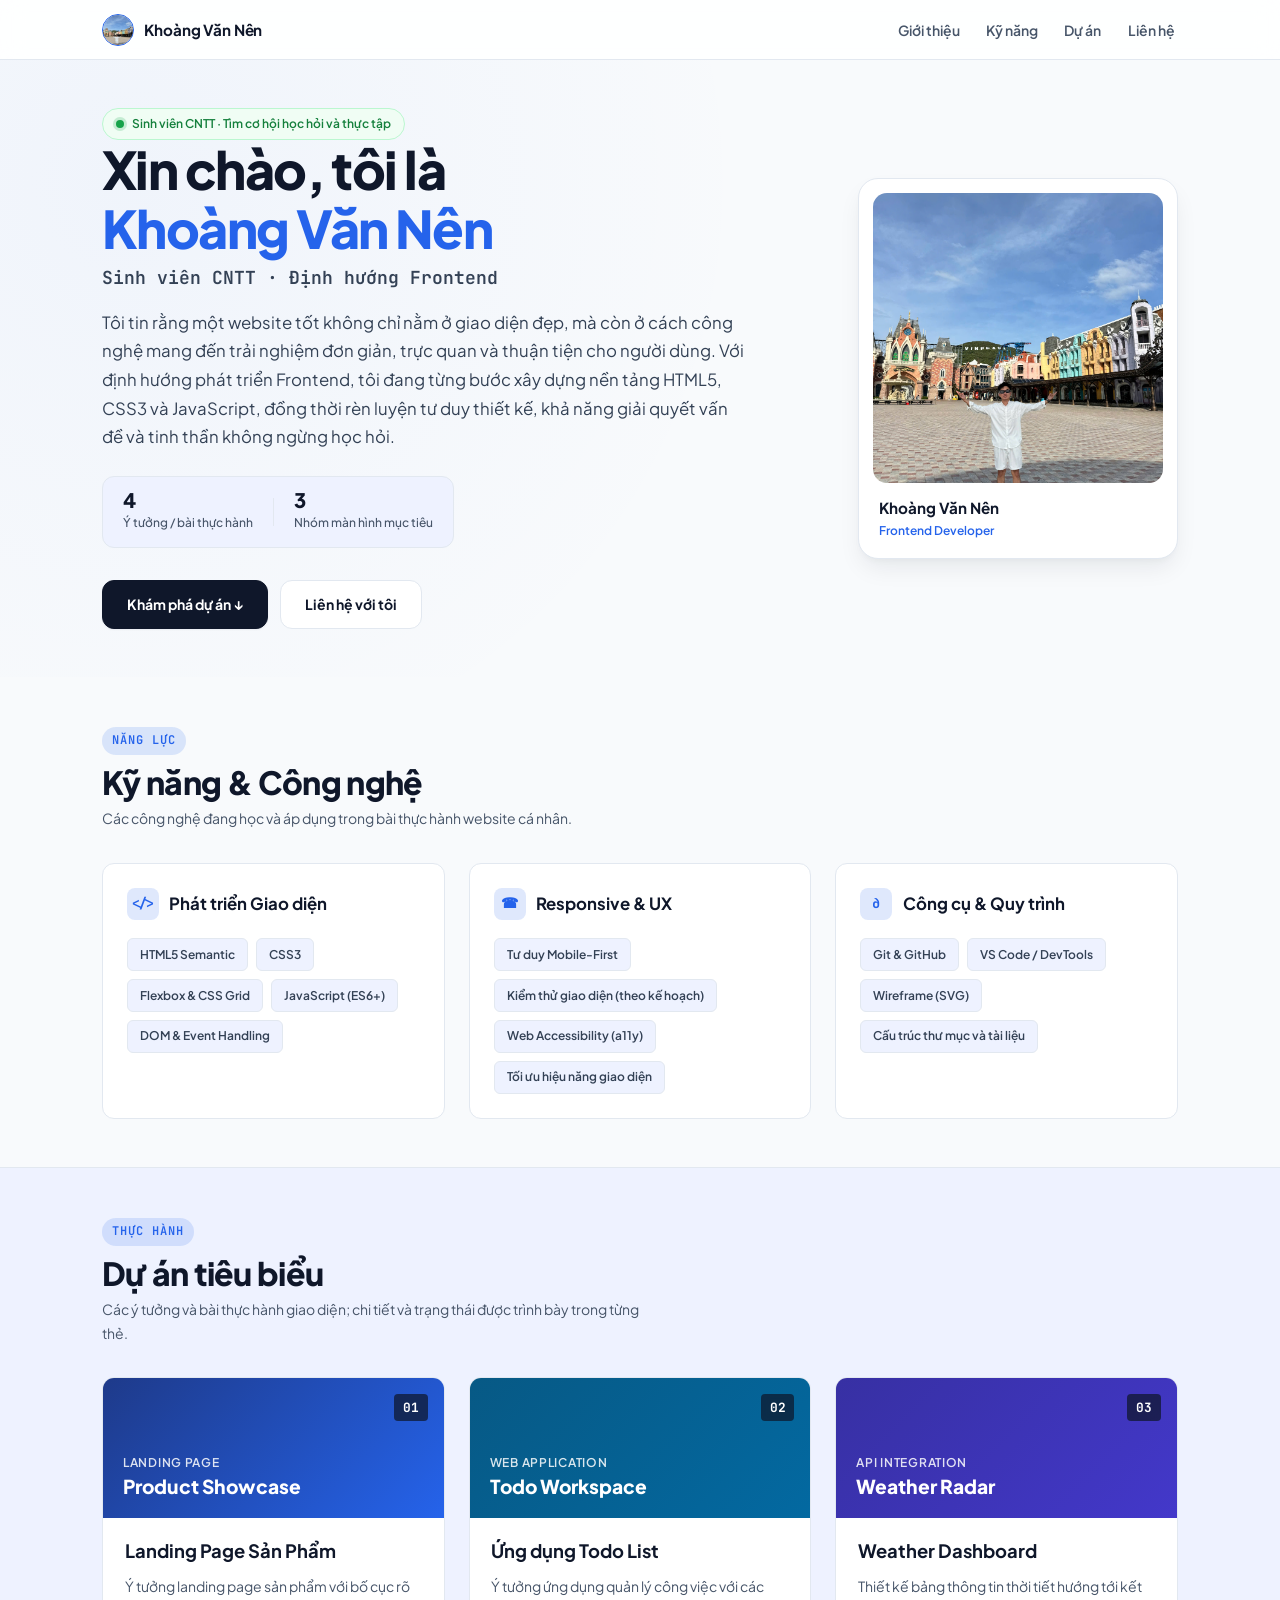
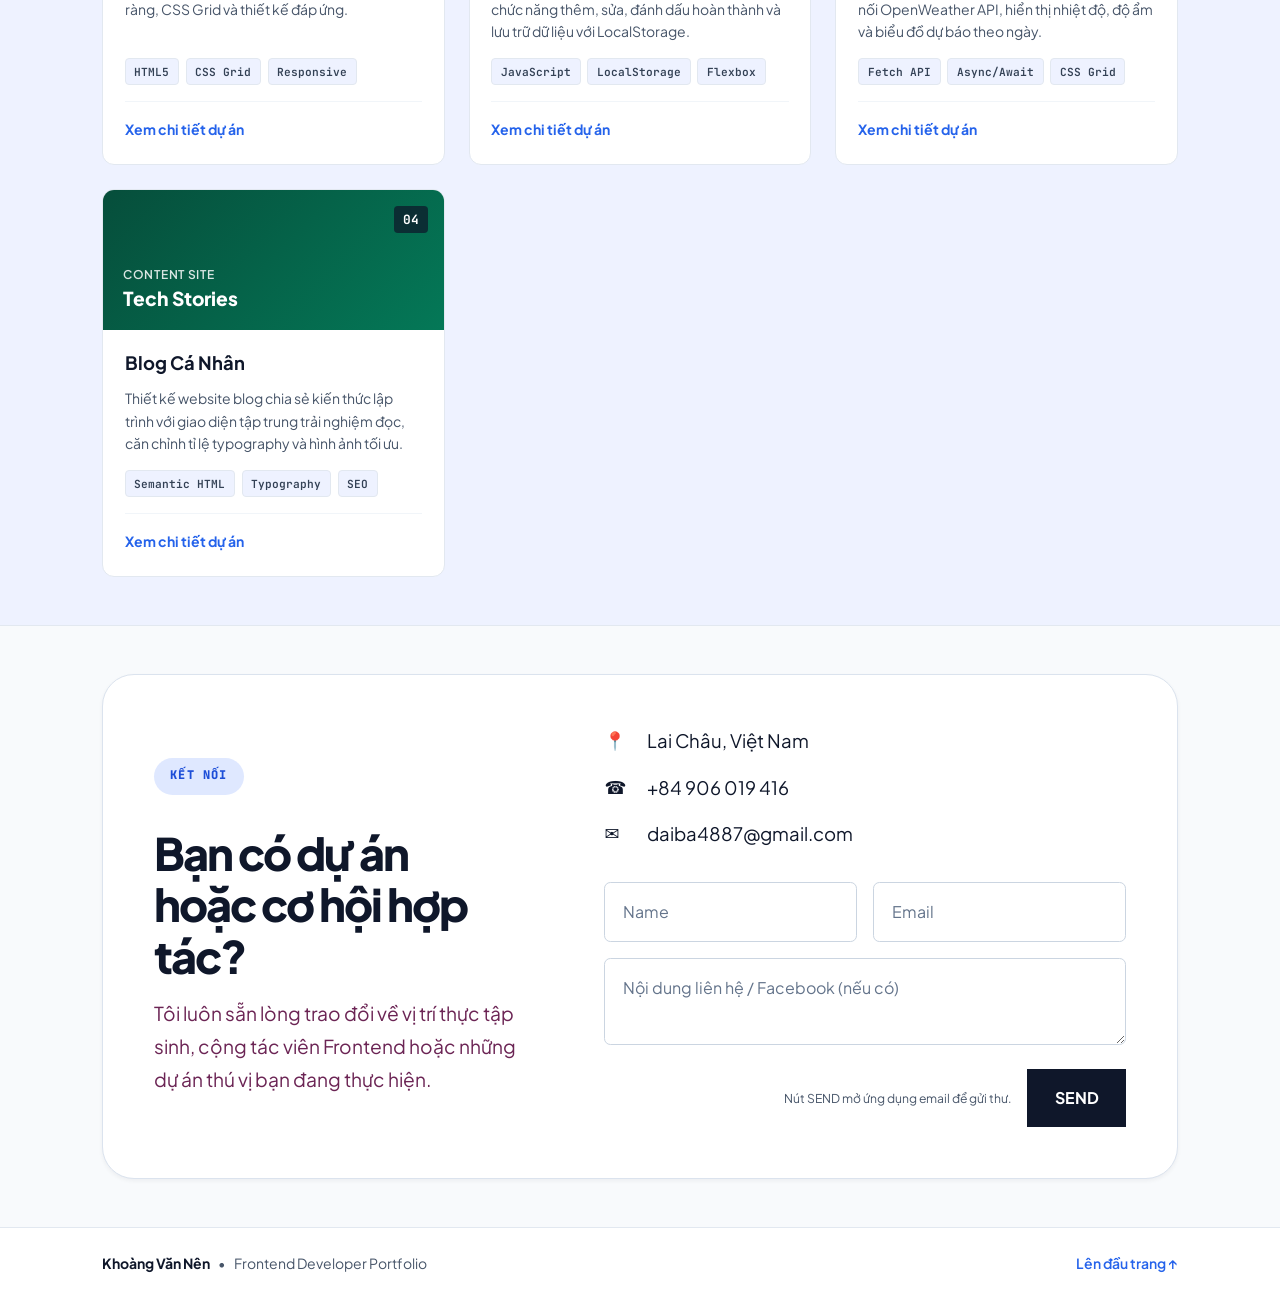
<file: index.html>
<!DOCTYPE html>

<html lang="vi">
<head>
<meta charset="utf-8"/>
<meta content="width=device-width, initial-scale=1.0" name="viewport"/>
<meta content="Portfolio CV của Khoàng Văn Nên – Frontend Developer. Dự án, kỹ năng và thông tin liên hệ." name="description"/>
<meta content="Khoàng Văn Nên" name="author"/>
<title>Khoàng Văn Nên · Frontend Developer Portfolio</title>
<link href="https://fonts.googleapis.com" rel="preconnect"/>
<link crossorigin="" href="https://fonts.gstatic.com" rel="preconnect"/>
<link href="https://fonts.googleapis.com/css2?family=Plus+Jakarta+Sans:wght@400;500;600;700;800&amp;family=JetBrains+Mono:wght@500;600&amp;display=swap" rel="stylesheet"/>
<link href="./assets/css/styles.css" rel="stylesheet"/>
</head>
<body id="top"><a class="skip-link" href="#main-content">Bỏ qua điều hướng</a>
<!-- HEADER -->
<header class="site-header">
<div class="container header-inner">
<a aria-label="Về đầu trang" class="brand" href="#top">
<span class="brand-avatar-mini">
<img alt="Khoàng Văn Nên" decoding="async" height="32" loading="eager" src="./assets/img/avatar.jpg" width="32"/>
</span>
<span class="brand-name">Khoàng Văn Nên</span>
</a>
<nav aria-label="Điều hướng chính" class="main-nav">
<ul class="nav-list">
<li><a href="#about">Giới thiệu</a></li>
<li><a href="#skills">Kỹ năng</a></li>
<li><a href="#projects">Dự án</a></li>
<li><a href="#contact">Liên hệ</a></li>
</ul>
</nav>
</div>
</header>
<!-- MAIN CONTENT -->
<main id="main-content">
<!-- HERO SECTION -->
<section class="hero" id="about">
<div class="container hero-inner">
<div class="hero-text">
<div class="status-indicator">
<span class="status-dot"></span>
<span class="status-text">Sinh viên CNTT · Tìm cơ hội học hỏi và thực tập</span>
</div>
<h1 class="hero-title">
              Xin chào, tôi là <br/>
<span class="highlight-name">Khoàng Văn Nên</span>
</h1>
<p class="hero-role">Sinh viên CNTT · Định hướng Frontend</p>
<p class="hero-desc"> Tôi tin rằng một website tốt không chỉ nằm ở giao diện đẹp, mà còn ở cách công nghệ mang đến trải nghiệm đơn giản, trực quan và thuận tiện cho người dùng. Với định hướng phát triển Frontend, tôi đang từng bước xây dựng nền tảng HTML5, CSS3 và JavaScript, đồng thời rèn luyện tư duy thiết kế, khả năng giải quyết vấn đề và tinh thần không ngừng học hỏi.</p>
<div class="hero-meta-stats">
<div class="stat-item">
<span class="stat-number">4</span>
<span class="stat-label">Ý tưởng / bài thực hành</span>
</div>
<div class="stat-divider"></div>
<div class="stat-item">
<span class="stat-number">3</span>
<span class="stat-label">Nhóm màn hình mục tiêu</span>
</div>
</div>
<div class="hero-actions">
<a class="btn btn-primary" href="#projects">Khám phá dự án ↓</a>
<a class="btn btn-outline" href="#contact">Liên hệ với tôi</a>
</div>
</div>
<div class="hero-avatar-wrapper">
<div class="avatar-card">
<div class="avatar-image-box">
<img alt="Ảnh đại diện của Khoàng Văn Nên" decoding="async" fetchpriority="high" height="300" loading="eager" src="./assets/img/avatar.jpg" width="300"/>
</div>
<div class="avatar-caption">
<span class="caption-title">Khoàng Văn Nên</span>
<span class="caption-sub">Frontend Developer</span>
</div>
</div>
</div>
</div>
</section>
<!-- SKILLS SECTION -->
<section class="section" id="skills">
<div class="container">
<div class="section-heading">
<span class="section-tag">Năng lực</span>
<h2 class="section-title">Kỹ năng &amp; Công nghệ</h2>
<p class="section-sub">Các công nghệ đang học và áp dụng trong bài thực hành website cá nhân.</p>
</div>
<div class="skills-grid">
<div class="skill-group-card">
<div class="group-header">
<span class="group-icon">&lt;/&gt;</span>
<h3 class="group-title">Phát triển Giao diện</h3>
</div>
<ul class="skill-chips">
<li class="chip">HTML5 Semantic</li>
<li class="chip">CSS3</li>
<li class="chip">Flexbox &amp; CSS Grid</li>
<li class="chip">JavaScript (ES6+)</li>
<li class="chip">DOM &amp; Event Handling</li>
</ul>
</div>
<div class="skill-group-card">
<div class="group-header">
<span class="group-icon">☎</span>
<h3 class="group-title">Responsive &amp; UX</h3>
</div>
<ul class="skill-chips">
<li class="chip">Tư duy Mobile-First</li>
<li class="chip">Kiểm thử giao diện (theo kế hoạch)</li>
<li class="chip">Web Accessibility (a11y)</li>
<li class="chip">Tối ưu hiệu năng giao diện</li>
</ul>
</div>
<div class="skill-group-card">
<div class="group-header">
<span class="group-icon">∂</span>
<h3 class="group-title">Công cụ &amp; Quy trình</h3>
</div>
<ul class="skill-chips">
<li class="chip">Git &amp; GitHub</li>
<li class="chip">VS Code / DevTools</li>
<li class="chip">Wireframe (SVG)</li>
<li class="chip">Cấu trúc thư mục và tài liệu</li>
</ul>
</div>
</div>
</div>
</section>
<!-- PROJECTS SECTION -->
<section class="section section-alt" id="projects">
<div class="container">
<div class="section-heading">
<span class="section-tag">Thực hành</span>
<h2 class="section-title">Dự án tiêu biểu</h2>
<p class="section-sub">Các ý tưởng và bài thực hành giao diện; chi tiết và trạng thái được trình bày trong từng thẻ.</p>
</div>
<div class="project-grid">
<!-- Project 1 -->
<article class="card" id="du-an-1">
<div class="card-cover project-bg-1">
<div class="project-num-badge">01</div>
<div class="cover-content">
<span class="cover-category">Landing Page</span>
<p class="cover-headline">Product Showcase</p>
</div>
</div>
<div class="card-body">
<h3 class="card-title">Landing Page Sản Phẩm</h3>
<p class="card-desc">Ý tưởng landing page sản phẩm với bố cục rõ ràng, CSS Grid và thiết kế đáp ứng.</p>
<div class="card-tags">
<span class="tag">HTML5</span>
<span class="tag">CSS Grid</span>
<span class="tag">Responsive</span>
</div>
<div class="card-footer"><details class="project-details"><summary class="project-btn">Xem chi tiết dự án</summary><div class="project-details-content"><p>Mục tiêu: xây dựng landing page giới thiệu sản phẩm với các khu vực nội dung rõ ràng.</p><p>Cấu trúc: phần giới thiệu, lợi ích, lời kêu gọi hành động và thông tin liên hệ.</p><p>Kiểm tra: bố cục trên điện thoại, máy tính bảng và desktop.</p></div></details></div>
</div>
</article>
<!-- Project 2 -->
<article class="card" id="du-an-2">
<div class="card-cover project-bg-2">
<div class="project-num-badge">02</div>
<div class="cover-content">
<span class="cover-category">Web Application</span>
<p class="cover-headline">Todo Workspace</p>
</div>
</div>
<div class="card-body">
<h3 class="card-title">Ứng dụng Todo List</h3>
<p class="card-desc">Ý tưởng ứng dụng quản lý công việc với các chức năng thêm, sửa, đánh dấu hoàn thành và lưu trữ dữ liệu với LocalStorage.</p>
<div class="card-tags">
<span class="tag">JavaScript</span>
<span class="tag">LocalStorage</span>
<span class="tag">Flexbox</span>
</div>
<div class="card-footer"><details class="project-details"><summary class="project-btn">Xem chi tiết dự án</summary><div class="project-details-content"><p>Mục tiêu: thiết kế giao diện danh sách công việc dễ sử dụng.</p><p>Demo đi kèm: thêm, chỉnh sửa, đánh dấu hoàn thành, xóa và lưu công việc trong LocalStorage.</p><p>Cần kiểm chứng chức năng trên bản demo trước khi khẳng định đã hoàn thiện.</p><a class="demo-link" href="./demos/todo.html">Mở ứng dụng Todo List chạy thực tế</a></div></details></div>
</div>
</article>
<!-- Project 3 -->
<article class="card" id="du-an-3">
<div class="card-cover project-bg-3">
<div class="project-num-badge">03</div>
<div class="cover-content">
<span class="cover-category">API Integration</span>
<p class="cover-headline">Weather Radar</p>
</div>
</div>
<div class="card-body">
<h3 class="card-title">Weather Dashboard</h3>
<p class="card-desc">Thiết kế bảng thông tin thời tiết hướng tới kết nối OpenWeather API, hiển thị nhiệt độ, độ ẩm và biểu đồ dự báo theo ngày.</p>
<div class="card-tags">
<span class="tag">Fetch API</span>
<span class="tag">Async/Await</span>
<span class="tag">CSS Grid</span>
</div>
<div class="card-footer"><details class="project-details"><summary class="project-btn">Xem chi tiết dự án</summary><div class="project-details-content"><p>Mục tiêu: trình bày dữ liệu thời tiết dễ đọc.</p><p>Giải pháp dự kiến: Fetch API, xử lý trạng thái tải dữ liệu và lỗi mạng.</p><p>Cần có API key hợp lệ và bản demo hoạt động để xác nhận kết nối thời gian thực.</p></div></details></div>
</div>
</article>
<!-- Project 4 -->
<article class="card" id="du-an-4">
<div class="card-cover project-bg-4">
<div class="project-num-badge">04</div>
<div class="cover-content">
<span class="cover-category">Content Site</span>
<p class="cover-headline">Tech Stories</p>
</div>
</div>
<div class="card-body">
<h3 class="card-title">Blog Cá Nhân</h3>
<p class="card-desc">Thiết kế website blog chia sẻ kiến thức lập trình với giao diện tập trung trải nghiệm đọc, căn chỉnh tỉ lệ typography và hình ảnh tối ưu.</p>
<div class="card-tags">
<span class="tag">Semantic HTML</span>
<span class="tag">Typography</span>
<span class="tag">SEO</span>
</div>
<div class="card-footer"><details class="project-details"><summary class="project-btn">Xem chi tiết dự án</summary><div class="project-details-content"><p>Mục tiêu: thiết kế giao diện blog dễ đọc trên nhiều thiết bị.</p><p>Cấu trúc: danh sách bài viết, tiêu đề, mô tả và khu vực nội dung.</p><p>Kiểm tra: độ tương phản, thứ bậc tiêu đề và khoảng cách chữ.</p></div></details></div>
</div>
</article>
</div>
</div>
</section>
<!-- CONTACT SECTION -->
<section class="section" id="contact" aria-labelledby="contact-heading">
  <div class="container">
    <div class="contact-card contact-card--reference">
      <div class="contact-intro">
        <span class="section-tag">KẾT NỐI</span>
        <h2 class="contact-title" id="contact-heading">Bạn có dự án<br class="contact-desktop-break"> hoặc cơ hội hợp tác?</h2>
        <p class="contact-desc">Tôi luôn sẵn lòng trao đổi về vị trí thực tập sinh, cộng tác viên Frontend hoặc những dự án thú vị bạn đang thực hiện.</p>
      </div>
      <div class="contact-panel">
        <address class="contact-details">
          <p><span class="contact-symbol" aria-hidden="true">📍</span><span>Lai Châu, Việt Nam</span></p>
          <p><span class="contact-symbol" aria-hidden="true">☎</span><a href="tel:+84906019416">+84 906 019 416</a></p>
          <p><span class="contact-symbol" aria-hidden="true">✉</span><a href="mailto:daiba4887@gmail.com">daiba4887@gmail.com</a></p>
        </address>
        <form class="contact-form" id="contact-form">
          <div class="contact-input-row">
            <label class="sr-only" for="contact-name">Họ và tên</label>
            <input id="contact-name" name="name" type="text" autocomplete="name" placeholder="Name" maxlength="100" required>
            <label class="sr-only" for="contact-email">Email của bạn</label>
            <input id="contact-email" name="email" type="email" autocomplete="email" placeholder="Email" maxlength="150" required>
          </div>
          <label class="sr-only" for="contact-message">Nội dung liên hệ</label>
          <textarea id="contact-message" name="message" placeholder="Nội dung liên hệ / Facebook (nếu có)" rows="2" maxlength="1500" required></textarea>
          <div class="contact-send-row"><span class="contact-hint">Nút SEND mở ứng dụng email để gửi thư.</span><button class="contact-send" type="submit">SEND</button></div>
        </form>
      </div>
    </div>
  </div>
</section>
<script>
(function () {
  const form = document.getElementById('contact-form');
  if (!form) return;
  form.addEventListener('submit', function (event) {
    event.preventDefault();
    if (!form.reportValidity()) return;
    const name = form.elements.name.value.trim();
    const email = form.elements.email.value.trim();
    const message = form.elements.message.value.trim();
    if (!name || !email || !message) {
      const invalidField = !name ? form.elements.name : !email ? form.elements.email : form.elements.message;
      invalidField.setCustomValidity('Vui lòng không chỉ nhập khoảng trắng.');
      invalidField.reportValidity();
      invalidField.addEventListener('input', function clearCustomValidity() {
        invalidField.setCustomValidity('');
      }, { once: true });
      return;
    }
    const subject = encodeURIComponent('Liên hệ từ Portfolio - ' + name);
    const body = encodeURIComponent('Họ tên: ' + name + '\nEmail: ' + email + '\n\nNội dung:\n' + message);
    window.location.href = 'mailto:daiba4887@gmail.com?subject=' + subject + '&body=' + body;
  });
}());
</script>
</main>
<!-- FOOTER -->
<footer class="site-footer">
<div class="container footer-inner">
<div class="footer-left">
<span class="footer-author">Khoàng Văn Nên</span>
<span class="footer-separator">•</span>
<span class="footer-note">Frontend Developer Portfolio</span>
</div>
<div class="footer-right">
<a class="to-top" href="#top">Lên đầu trang ↑</a>
</div>
</div>
</footer>
</body>
</html>
</file>
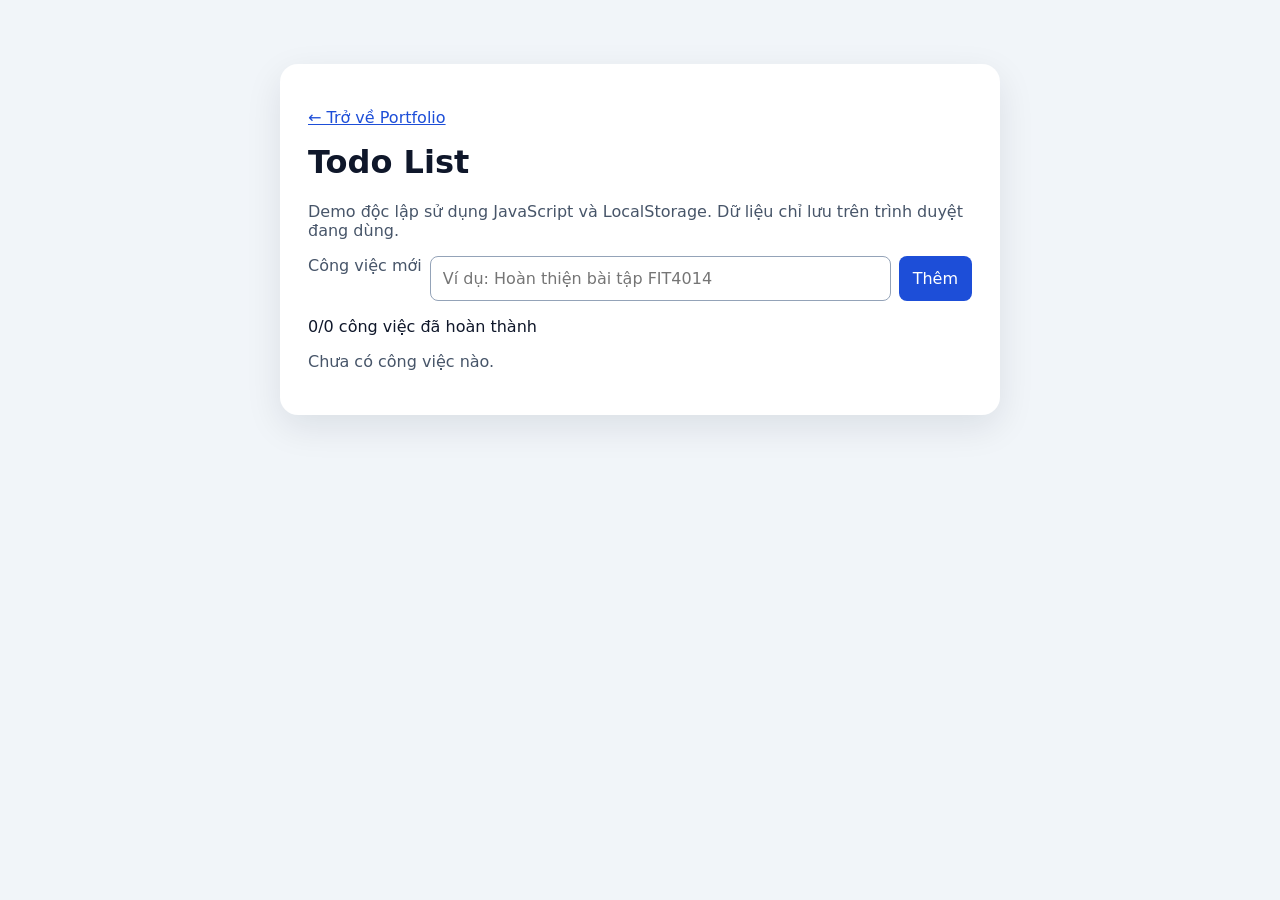
<file: demos/todo.html>
<!doctype html><html lang="vi"><head><meta charset="utf-8"><meta name="viewport" content="width=device-width,initial-scale=1"><meta name="description" content="Todo List demo: lưu công việc trong trình duyệt"><title>Todo List · Khoàng Văn Nên</title><style>:root{font-family:system-ui,sans-serif;color:#0f172a;background:#f1f5f9}*{box-sizing:border-box}body{margin:0;padding:24px}.app{max-width:720px;margin:40px auto;background:#fff;border-radius:18px;padding:28px;box-shadow:0 12px 36px #0f172a18}h1{margin-top:0}a{color:#1d4ed8}form{display:flex;gap:8px}input{flex:1;min-width:0;padding:12px;border:1px solid #94a3b8;border-radius:8px;font:inherit}button{font:inherit;border:0;border-radius:8px;padding:10px 14px;cursor:pointer;background:#1d4ed8;color:white}button.secondary{background:#475569}button.danger{background:#b91c1c}button:focus-visible,input:focus-visible{outline:3px solid #1d4ed8;outline-offset:2px}ul{list-style:none;padding:0}li{display:flex;align-items:center;gap:10px;padding:12px 0;border-bottom:1px solid #e2e8f0;flex-wrap:wrap}li span{flex:1;overflow-wrap:anywhere}li.done span{text-decoration:line-through;color:#64748b}.muted{color:#475569}@media(max-width:480px){.app{padding:16px}form{flex-direction:column}li button{padding:8px}}</style></head><body><main class="app"><p><a href="../index.html#du-an-2">← Trở về Portfolio</a></p><h1>Todo List</h1><p class="muted">Demo độc lập sử dụng JavaScript và LocalStorage. Dữ liệu chỉ lưu trên trình duyệt đang dùng.</p><form id="task-form"><label for="task-input" class="muted">Công việc mới</label><input id="task-input" maxlength="160" required placeholder="Ví dụ: Hoàn thiện bài tập FIT4014"><button type="submit">Thêm</button></form><p id="count" aria-live="polite"></p><ul id="tasks" aria-label="Danh sách công việc"></ul><p id="empty" class="muted">Chưa có công việc nào.</p></main><script src="todo.js" defer></script></body></html>
</file>
<file: assets/css/styles.css>
/* ==========================================================================
   PORTFOLIO CV - KHOÀNG VĂN NÊN
   Tư duy thiết kế: Modern Tech Portfolio / Minimalist & High Contrast
   Bố cục: Mobile-First, Flexbox & CSS Grid
   ========================================================================== */

:root {
  /* Bảng màu Dark Slate & Cobalt Blue tinh tế */
  --color-primary: #2563eb;
  --color-primary-hover: #1d4ed8;
  --color-primary-glow: rgba(37, 99, 235, 0.15);
  
  --color-dark: #0f172a;
  --color-dark-surface: #1e293b;
  --color-text: #0f172a;
  --color-text-body: #334155;
  --color-text-muted: #475569;
  
  --color-bg: #f8fafc;
  --color-bg-alt: #eef2ff;
  --color-border: #e2e8f0;
  --color-border-subtle: #f1f5f9;

  /* Typography */
  --font-sans: "Plus Jakarta Sans", system-ui, -apple-system, sans-serif;
  --font-mono: "JetBrains Mono", Menlo, Consolas, monospace;

  --fs-xs: 0.75rem;
  --fs-sm: 0.875rem;
  --fs-base: 1rem;
  --fs-lg: 1.125rem;
  --fs-xl: 1.25rem;
  --fs-h2: 1.75rem;
  --fs-h1: 2.25rem;

  --lh-tight: 1.2;
  --lh-body: 1.65;

  /* Spacing Scale */
  --space-1: 0.5rem;
  --space-2: 1rem;
  --space-3: 1.5rem;
  --space-4: 2rem;
  --space-5: 3rem;
  --space-6: 4.5rem;

  /* Layout */
  --container-max: 1140px;
  --radius-sm: 6px;
  --radius: 12px;
  --radius-lg: 20px;
  --radius-full: 9999px;

  /* Shadows */
  --shadow-sm: 0 1px 2px rgba(15, 23, 42, 0.05);
  --shadow-md: 0 4px 6px -1px rgba(15, 23, 42, 0.07), 0 2px 4px -2px rgba(15, 23, 42, 0.05);
  --shadow-lg: 0 12px 24px -4px rgba(15, 23, 42, 0.08), 0 4px 6px -2px rgba(15, 23, 42, 0.03);
}

/* --- Reset cơ bản & Chuẩn hóa Box-sizing --- */
*,
*::before,
*::after {
  box-sizing: border-box;
}

* {
  margin: 0;
  padding: 0;
}

html {
  scroll-behavior: smooth;
  -webkit-text-size-adjust: 100%;
}

body {
  font-family: var(--font-sans);
  font-size: var(--fs-base);
  line-height: var(--lh-body);
  color: var(--color-text-body);
  background-color: var(--color-bg);
  overflow-x: hidden;
  -webkit-font-smoothing: antialiased;
}

img {
  display: block;
  max-width: 100%;
  height: auto;
}

a {
  color: inherit;
  text-decoration: none;
}

ul {
  list-style: none;
}

/* --- Container & Sections --- */
.container {
  width: 100%;
  max-width: var(--container-max);
  margin-inline: auto;
  padding-inline: 1.25rem;
}

.section {
  padding-block: var(--space-5);
}

.section-alt {
  background-color: var(--color-bg-alt);
  border-block: 1px solid var(--color-border);
}

.section-heading {
  margin-bottom: var(--space-4);
}

.section-tag {
  display: inline-block;
  font-family: var(--font-mono);
  font-size: var(--fs-xs);
  font-weight: 600;
  text-transform: uppercase;
  letter-spacing: 0.08em;
  color: var(--color-primary);
  background: var(--color-primary-glow);
  padding: 0.25rem 0.65rem;
  border-radius: var(--radius-full);
  margin-bottom: 0.5rem;
}

.section-title {
  font-size: var(--fs-h2);
  font-weight: 800;
  color: var(--color-dark);
  letter-spacing: -0.02em;
  line-height: var(--lh-tight);
  margin-bottom: 0.4rem;
}

.section-sub {
  color: var(--color-text-muted);
  font-size: var(--fs-sm);
  max-width: 55ch;
}

/* ==========================================================================
   HEADER & NAVBAR (Flexbox)
   ========================================================================== */
.site-header {
  position: sticky;
  top: 0;
  z-index: 100;
  background: rgba(255, 255, 255, 0.85);
  backdrop-filter: blur(12px);
  -webkit-backdrop-filter: blur(12px);
  border-bottom: 1px solid var(--color-border);
}

.header-inner {
  display: flex;
  flex-wrap: wrap;
  align-items: center;
  justify-content: space-between;
  gap: var(--space-2);
  padding-block: 0.85rem;
}

.brand {
  display: flex;
  align-items: center;
  gap: 0.65rem;
}

.brand-avatar-mini {
  width: 32px;
  height: 32px;
  border-radius: 50%;
  overflow: hidden;
  border: 1.5px solid var(--color-primary);
  display: block;
}

.brand-avatar-mini img {
  width: 100%;
  height: 100%;
  object-fit: cover;
}

.brand-name {
  font-weight: 700;
  font-size: 0.95rem;
  color: var(--color-dark);
  letter-spacing: -0.01em;
}

.nav-list {
  display: flex;
  flex-wrap: wrap;
  align-items: center;
  gap: 1.25rem;
}

.nav-list a {
  font-size: var(--fs-sm);
  font-weight: 600;
  color: var(--color-text-muted);
  padding: 0.35rem 0.2rem;
  position: relative;
  transition: color 0.2s ease;
}

.nav-list a:hover {
  color: var(--color-primary);
}

/* ==========================================================================
   HERO SECTION
   ========================================================================== */
.hero {
  padding-block: var(--space-5);
  background: radial-gradient(circle at 10% 20%, rgba(37, 99, 235, 0.04) 0%, transparent 50%);
}

.hero-inner {
  display: flex;
  flex-direction: column;
  gap: var(--space-4);
  align-items: flex-start;
}

.status-indicator {
  display: inline-flex;
  align-items: center;
  gap: 0.5rem;
  background: #f0fdf4;
  border: 1px solid #bbf7d0;
  padding: 0.3rem 0.8rem;
  border-radius: var(--radius-full);
}

.status-dot {
  width: 8px;
  height: 8px;
  background: #16a34a;
  border-radius: 50%;
  box-shadow: 0 0 0 3px rgba(22, 163, 74, 0.2);
}

.status-text {
  font-size: var(--fs-xs);
  font-weight: 600;
  color: #15803d;
}

.hero-title {
  font-size: var(--fs-h1);
  font-weight: 800;
  color: var(--color-dark);
  letter-spacing: -0.03em;
  line-height: 1.15;
}

.highlight-name {
  color: var(--color-primary);
}

.hero-role {
  font-family: var(--font-mono);
  font-size: var(--fs-lg);
  font-weight: 600;
  color: var(--color-text-body);
  margin-top: 0.25rem;
  margin-bottom: var(--space-2);
}

.hero-desc {
  font-size: 1.05rem;
  color: var(--color-text-body);
  line-height: 1.7;
  max-width: 54ch;
  margin-bottom: var(--space-3);
}

.hero-meta-stats {
  display: flex;
  align-items: center;
  gap: 1.25rem;
  padding: 0.85rem 1.25rem;
  background: var(--color-bg-alt);
  border: 1px solid var(--color-border);
  border-radius: var(--radius);
  margin-bottom: var(--space-4);
  width: fit-content;
}

.stat-item {
  display: flex;
  flex-direction: column;
}

.stat-number {
  font-size: 1.25rem;
  font-weight: 800;
  color: var(--color-dark);
  line-height: 1;
}

.stat-label {
  font-size: var(--fs-xs);
  font-weight: 500;
  color: var(--color-text-muted);
  margin-top: 0.2rem;
}

.stat-divider {
  width: 1px;
  height: 28px;
  background: var(--color-border);
}

.hero-actions {
  display: flex;
  flex-wrap: wrap;
  gap: 0.75rem;
}

.btn {
  display: inline-flex;
  align-items: center;
  justify-content: center;
  padding: 0.75rem 1.5rem;
  font-size: var(--fs-sm);
  font-weight: 700;
  border-radius: var(--radius);
  transition: all 0.2s cubic-bezier(0.16, 1, 0.3, 1);
}

.btn-primary {
  background: var(--color-dark);
  color: #ffffff;
  border: 1px solid var(--color-dark);
  box-shadow: var(--shadow-sm);
}

.btn-primary:hover {
  background: var(--color-primary);
  border-color: var(--color-primary);
  transform: translateY(-2px);
  box-shadow: 0 8px 16px -4px var(--color-primary-glow);
}

.btn-outline {
  background: #ffffff;
  color: var(--color-dark);
  border: 1px solid var(--color-border);
}

.btn-outline:hover {
  background: var(--color-bg-alt);
  border-color: #cbd5e1;
  transform: translateY(-2px);
}

/* Avatar Card */
.hero-avatar-wrapper {
  width: 100%;
  display: flex;
  justify-content: center;
}

.avatar-card {
  width: 100%;
  max-width: 280px;
  background: #ffffff;
  border: 1px solid var(--color-border);
  border-radius: var(--radius-lg);
  padding: 0.85rem;
  box-shadow: var(--shadow-lg);
}

.avatar-image-box {
  width: 100%;
  aspect-ratio: 1 / 1;
  border-radius: 14px;
  overflow: hidden;
  background: #f1f5f9;
}

.avatar-image-box img {
  width: 100%;
  height: 100%;
  object-fit: cover;
  transition: transform 0.4s ease;
}

.avatar-card:hover .avatar-image-box img {
  transform: scale(1.04);
}

.avatar-caption {
  padding: 0.75rem 0.4rem 0.25rem;
  display: flex;
  flex-direction: column;
}

.caption-title {
  font-weight: 700;
  font-size: 0.95rem;
  color: var(--color-dark);
}

.caption-sub {
  font-size: var(--fs-xs);
  color: var(--color-primary);
  font-weight: 600;
}

/* ==========================================================================
   SKILLS SECTION (3 Cards)
   ========================================================================== */
.skills-grid {
  display: grid;
  grid-template-columns: 1fr;
  gap: var(--space-3);
}

.skill-group-card {
  background: #ffffff;
  border: 1px solid var(--color-border);
  border-radius: var(--radius);
  padding: 1.5rem;
  transition: border-color 0.2s, box-shadow 0.2s, transform 0.2s;
}

.skill-group-card:hover {
  border-color: #cbd5e1;
  box-shadow: var(--shadow-md);
  transform: translateY(-3px);
}

.group-header {
  display: flex;
  align-items: center;
  gap: 0.65rem;
  margin-bottom: 1.15rem;
}

.group-icon {
  font-family: var(--font-mono);
  font-weight: 700;
  font-size: 0.85rem;
  color: var(--color-primary);
  background: var(--color-primary-glow);
  width: 32px;
  height: 32px;
  display: grid;
  place-items: center;
  border-radius: 8px;
}

.group-title {
  font-size: 1.05rem;
  font-weight: 700;
  color: var(--color-dark);
}

.skill-chips {
  display: flex;
  flex-wrap: wrap;
  gap: 0.5rem;
}

.chip {
  font-size: var(--fs-xs);
  font-weight: 600;
  color: var(--color-text-body);
  background: var(--color-bg-alt);
  border: 1px solid var(--color-border);
  padding: 0.35rem 0.75rem;
  border-radius: 6px;
  transition: all 0.15s ease;
}

.chip:hover {
  background: #ffffff;
  border-color: var(--color-primary);
  color: var(--color-primary);
}

/* ==========================================================================
   PROJECTS SECTION (CSS Grid 1 -> 2 -> 3 cột)
   ========================================================================== */
.project-grid {
  display: grid;
  grid-template-columns: 1fr;
  gap: var(--space-3);
}

.card {
  background: #ffffff;
  border: 1px solid var(--color-border);
  border-radius: var(--radius);
  overflow: hidden;
  display: flex;
  flex-direction: column;
  transition: transform 0.25s cubic-bezier(0.16, 1, 0.3, 1), box-shadow 0.25s ease, border-color 0.25s ease;
}

.card:hover {
  transform: translateY(-6px);
  border-color: #94a3b8;
  box-shadow: var(--shadow-lg);
}

.card-cover {
  height: 140px;
  padding: 1.25rem;
  position: relative;
  display: flex;
  flex-direction: column;
  justify-content: flex-end;
  color: #ffffff;
}

.project-bg-1 { background: linear-gradient(135deg, #1e3a8a 0%, #2563eb 100%); }
.project-bg-2 { background: linear-gradient(135deg, #075985 0%, #0369a1 100%); }
.project-bg-3 { background: linear-gradient(135deg, #3730a3 0%, #4338ca 100%); }
.project-bg-4 { background: linear-gradient(135deg, #064e3b 0%, #047857 100%); }

.project-num-badge {
  position: absolute;
  top: 1rem;
  right: 1rem;
  font-family: var(--font-mono);
  font-size: 0.8rem;
  font-weight: 700;
  background: rgba(255, 255, 255, 0.2);
  backdrop-filter: blur(4px);
  padding: 0.2rem 0.55rem;
  border-radius: 4px;
}

.cover-category {
  font-size: var(--fs-xs);
  text-transform: uppercase;
  letter-spacing: 0.06em;
  opacity: 0.85;
  font-weight: 600;
}

.cover-headline {
  font-size: 1.2rem;
  font-weight: 800;
  line-height: 1.2;
}

.card-body {
  padding: 1.35rem;
  display: flex;
  flex-direction: column;
  gap: 0.75rem;
  flex: 1;
}

.card-title {
  font-size: 1.15rem;
  font-weight: 700;
  color: var(--color-dark);
  line-height: 1.3;
}

.card-desc {
  font-size: var(--fs-sm);
  color: var(--color-text-muted);
  line-height: 1.6;
  flex: 1;
}

.card-tags {
  display: flex;
  flex-wrap: wrap;
  gap: 0.4rem;
  padding-top: 0.25rem;
}

.card-tags .tag {
  font-family: var(--font-mono);
  font-size: 0.7rem;
  font-weight: 600;
  color: var(--color-text-body);
  background: var(--color-bg-alt);
  border: 1px solid var(--color-border);
  padding: 0.2rem 0.55rem;
  border-radius: 4px;
}

.card-footer {
  padding-top: 0.85rem;
  border-top: 1px solid var(--color-border-subtle);
  margin-top: 0.25rem;
}

.project-btn {
  display: inline-flex;
  align-items: center;
  gap: 0.4rem;
  font-size: var(--fs-sm);
  font-weight: 700;
  color: var(--color-primary);
  transition: gap 0.2s ease;
}

.project-btn .btn-arrow {
  transition: transform 0.2s ease;
}

.card:hover .project-btn {
  color: var(--color-primary-hover);
}

.card:hover .project-btn .btn-arrow {
  transform: translateX(4px);
}

/* ==========================================================================
   CONTACT SECTION
   ========================================================================== */
.contact-card {
  background: #ffffff;
  border: 1px solid var(--color-border);
  border-radius: var(--radius-lg);
  padding: 1.75rem;
  display: flex;
  flex-direction: column;
  gap: var(--space-4);
  box-shadow: var(--shadow-sm);
}

.contact-title {
  font-size: var(--fs-h2);
  font-weight: 800;
  color: var(--color-dark);
  margin-block: 0.35rem;
  line-height: 1.25;
}

.contact-desc {
  font-size: var(--fs-base);
  color: var(--color-text-muted);
  max-width: 50ch;
}

.contact-links {
  display: flex;
  flex-direction: column;
  gap: 0.75rem;
}

.contact-tile {
  display: flex;
  align-items: center;
  gap: 1rem;
  background: var(--color-bg-alt);
  border: 1px solid var(--color-border);
  border-radius: var(--radius);
  padding: 1rem 1.25rem;
  transition: all 0.2s cubic-bezier(0.16, 1, 0.3, 1);
}

.contact-tile:hover {
  background: #ffffff;
  border-color: var(--color-primary);
  transform: translateX(4px);
  box-shadow: var(--shadow-md);
}

.tile-icon {
  width: 40px;
  height: 40px;
  background: #ffffff;
  border: 1px solid var(--color-border);
  border-radius: 10px;
  display: grid;
  place-items: center;
  font-family: var(--font-mono);
  font-weight: 800;
  font-size: 0.85rem;
  color: var(--color-primary);
  flex-shrink: 0;
}

.tile-info {
  display: flex;
  flex-direction: column;
  flex: 1;
  min-width: 0;
}

.tile-label {
  font-size: var(--fs-xs);
  font-weight: 600;
  color: var(--color-text-muted);
}

.tile-value {
  font-size: var(--fs-sm);
  font-weight: 700;
  color: var(--color-dark);
  white-space: nowrap;
  overflow: hidden;
  text-overflow: ellipsis;
}

.tile-arrow {
  font-size: 1.1rem;
  color: var(--color-text-muted);
  transition: transform 0.2s, color 0.2s;
}

.contact-tile:hover .tile-arrow {
  color: var(--color-primary);
  transform: translateX(3px);
}

/* ==========================================================================
   FOOTER
   ========================================================================== */
.site-footer {
  border-top: 1px solid var(--color-border);
  background: #ffffff;
  padding-block: var(--space-3);
}

.footer-inner {
  display: flex;
  flex-wrap: wrap;
  gap: 0.75rem;
  align-items: center;
  justify-content: space-between;
  font-size: var(--fs-sm);
  color: var(--color-text-muted);
}

.footer-left {
  display: flex;
  align-items: center;
  gap: 0.5rem;
}

.footer-author {
  font-weight: 700;
  color: var(--color-dark);
}

.to-top {
  font-weight: 600;
  color: var(--color-primary);
}

.to-top:hover {
  text-decoration: underline;
}

/* ==========================================================================
   MEDIA QUERIES (Mobile-first: ≥768px Tablet & ≥1280px Desktop)
   ========================================================================== */

/* ----- TABLET: ≥ 768px ----- */
@media (min-width: 768px) {
  :root {
    --fs-h1: 2.75rem;
    --fs-h2: 2rem;
  }

  .container {
    padding-inline: 2rem;
  }

  /* Hero: Chuyển sang bố cục 2 cột */
  .hero-inner {
    flex-direction: row;
    align-items: center;
    justify-content: space-between;
  }

  .hero-text {
    flex: 1;
  }

  .hero-avatar-wrapper {
    width: auto;
    flex-shrink: 0;
  }

  /* Kỹ năng: 3 cột đều nhau */
  .skills-grid {
    grid-template-columns: repeat(3, 1fr);
  }

  /* Dự án: 2 cột (Đáp ứng AC-07) */
  .project-grid {
    grid-template-columns: repeat(2, 1fr);
  }

  /* Liên hệ: Dạng 2 cột (Intro bên trái, Links bên phải) */
  .contact-card {
    flex-direction: row;
    align-items: center;
    padding: 2.5rem;
  }

  .contact-intro {
    flex: 1;
  }

  .contact-links {
    flex: 1;
  }
}

/* ----- DESKTOP: ≥ 1280px ----- */
@media (min-width: 1280px) {
  :root {
    --fs-h1: 3.25rem;
  }

  /* Dự án: 3 cột (Đáp ứng chuẩn AC-07 cho Desktop) */
  .project-grid {
    grid-template-columns: repeat(3, 1fr);
  }

  .avatar-card {
    max-width: 320px;
  }
}

/* ==========================================================================
   ACCESSIBILITY & PREFERS-REDUCED-MOTION
   ========================================================================== */
:focus-visible {
  outline: 2px solid var(--color-primary);
  outline-offset: 3px;
  border-radius: 4px;
}

@media (prefers-reduced-motion: reduce) {
  * {
    animation: none !important;
    transition: none !important;
    scroll-behavior: auto !important;
  }
}

/* Accessibility and project disclosure */
html { scroll-behavior: smooth; scroll-padding-top: 5rem; }
.skip-link { position: fixed; left: 12px; top: -70px; background: #fff; color: #111; padding: 12px; z-index: 9999; border-radius: 6px; }
.skip-link:focus { top: 12px; }
.project-details { width: 100%; }
.project-details summary { cursor: pointer; list-style-position: inside; }
.project-details summary:focus-visible { outline: 3px solid #1d4ed8; outline-offset: 3px; }
.project-details-content { padding: 1rem 0 0; line-height: 1.7; }
.project-details-content p + p { margin-top: .6rem; }
@media (prefers-reduced-motion: reduce) { html { scroll-behavior: auto; } }

/* A3 quality refinements */
.demo-link {display:inline-block;margin-top:1rem;padding:.7rem 1rem;border-radius:.7rem;background:#1d4ed8;color:#fff;font-weight:700;text-decoration:none;}
.demo-link:hover,.demo-link:focus-visible {background:#1e40af;color:#fff;}
.card {min-width:0;}
.card-desc,.project-details-content,.tile-value {overflow-wrap:anywhere;}
@media(max-width:767px){.header-inner{flex-wrap:wrap;gap:.65rem}.main-nav{width:100%;overflow-x:auto}.nav-list{justify-content:space-between;gap:.65rem}.nav-list a{white-space:nowrap;font-size:.83rem}.hero-inner{gap:2rem}.contact-card{min-width:0}}
@media(max-width:390px){.brand-name{font-size:.9rem}.nav-list a{font-size:.76rem}.container{padding-inline:1rem}}

/* WCAG 2.2 AA contrast refinements — November 2026 */
:where(a, button, input, textarea, select, summary, [tabindex]):focus-visible {
  outline: 3px solid #1d4ed8;
  outline-offset: 3px;
}
.project-num-badge { background: rgba(15, 23, 42, .72); color: #fff; }
@media (forced-colors: active) {
  :where(a, button, input, textarea, select, summary):focus-visible { outline: 3px solid Highlight; }
}

/* Contact section - bố cục theo ảnh tham chiếu; WCAG AA contrast */
.contact-card--reference{display:grid;grid-template-columns:1fr 1.35fr;align-items:center;gap:clamp(2rem,5vw,5rem);padding:clamp(2rem,4vw,4.5rem);border-radius:2rem;max-width:1200px;margin-inline:auto;background:#fff;border:1px solid #dbe3ee;box-shadow:0 2px 4px rgba(15,23,42,.05)}
.contact-card--reference .contact-intro{min-width:0}
.contact-card--reference .section-tag{background:#dfe8ff;color:#1d4ed8;border-radius:100px;padding:.55rem 1rem;letter-spacing:.1em;font-weight:800}
.contact-card--reference .contact-title{font-size:clamp(2rem,3.5vw,3.5rem);line-height:1.15;margin:1.5rem 0 1rem;letter-spacing:-.045em;color:#0f172a}
.contact-card--reference .contact-desc{font-size:clamp(1.05rem,1.5vw,1.4rem);line-height:1.7;color:#6b2454;max-width:34ch}
.contact-panel{min-width:0;width:100%}
.contact-details{font-style:normal;display:grid;gap:1rem;margin-bottom:2rem;color:#0f172a;font-size:clamp(1rem,1.45vw,1.35rem)}
.contact-details p{display:grid;grid-template-columns:2rem minmax(0,1fr);align-items:start;gap:.65rem;margin:0;overflow-wrap:anywhere}
.contact-symbol{font-size:1.1rem;line-height:1.6}
.contact-details a{color:#0f172a;text-decoration:none;text-underline-offset:4px}
.contact-details a:hover{text-decoration:underline;color:#1d4ed8}
.contact-input-row{display:grid;grid-template-columns:1fr 1fr;gap:1rem;margin-bottom:1rem}
.contact-form input,.contact-form textarea{width:100%;min-width:0;box-sizing:border-box;border:1.5px solid #cbd5e1;border-radius:.4rem;padding:1rem 1.1rem;font:inherit;font-size:1rem;color:#0f172a;background:#fff;resize:vertical}
.contact-form input::placeholder,.contact-form textarea::placeholder{color:#64748b;opacity:1}
.contact-form input:focus-visible,.contact-form textarea:focus-visible,.contact-send:focus-visible,.contact-details a:focus-visible{outline:3px solid #1d4ed8;outline-offset:3px}
.contact-send-row{display:flex;justify-content:flex-end;align-items:center;gap:1rem;margin-top:1rem}
.contact-hint{color:#475569;font-size:.76rem;max-width:20rem}
.contact-send{border:0;border-radius:0;background:#0f172a;color:#fff;font:inherit;font-weight:700;padding:1rem 1.7rem;cursor:pointer;min-height:48px}
.contact-send:hover{background:#1e40af}
.sr-only{position:absolute!important;width:1px;height:1px;padding:0;margin:-1px;overflow:hidden;clip:rect(0,0,0,0);white-space:nowrap;border:0}
@media(max-width:850px){.contact-card--reference{grid-template-columns:1fr;gap:2rem}.contact-card--reference .contact-desc{max-width:55ch}.contact-desktop-break{display:none}}
@media(max-width:520px){.contact-card--reference{padding:1.5rem;border-radius:1.25rem}.contact-input-row{grid-template-columns:1fr}.contact-send-row{align-items:flex-end;flex-direction:column}.contact-hint{align-self:flex-start}}
</file>
